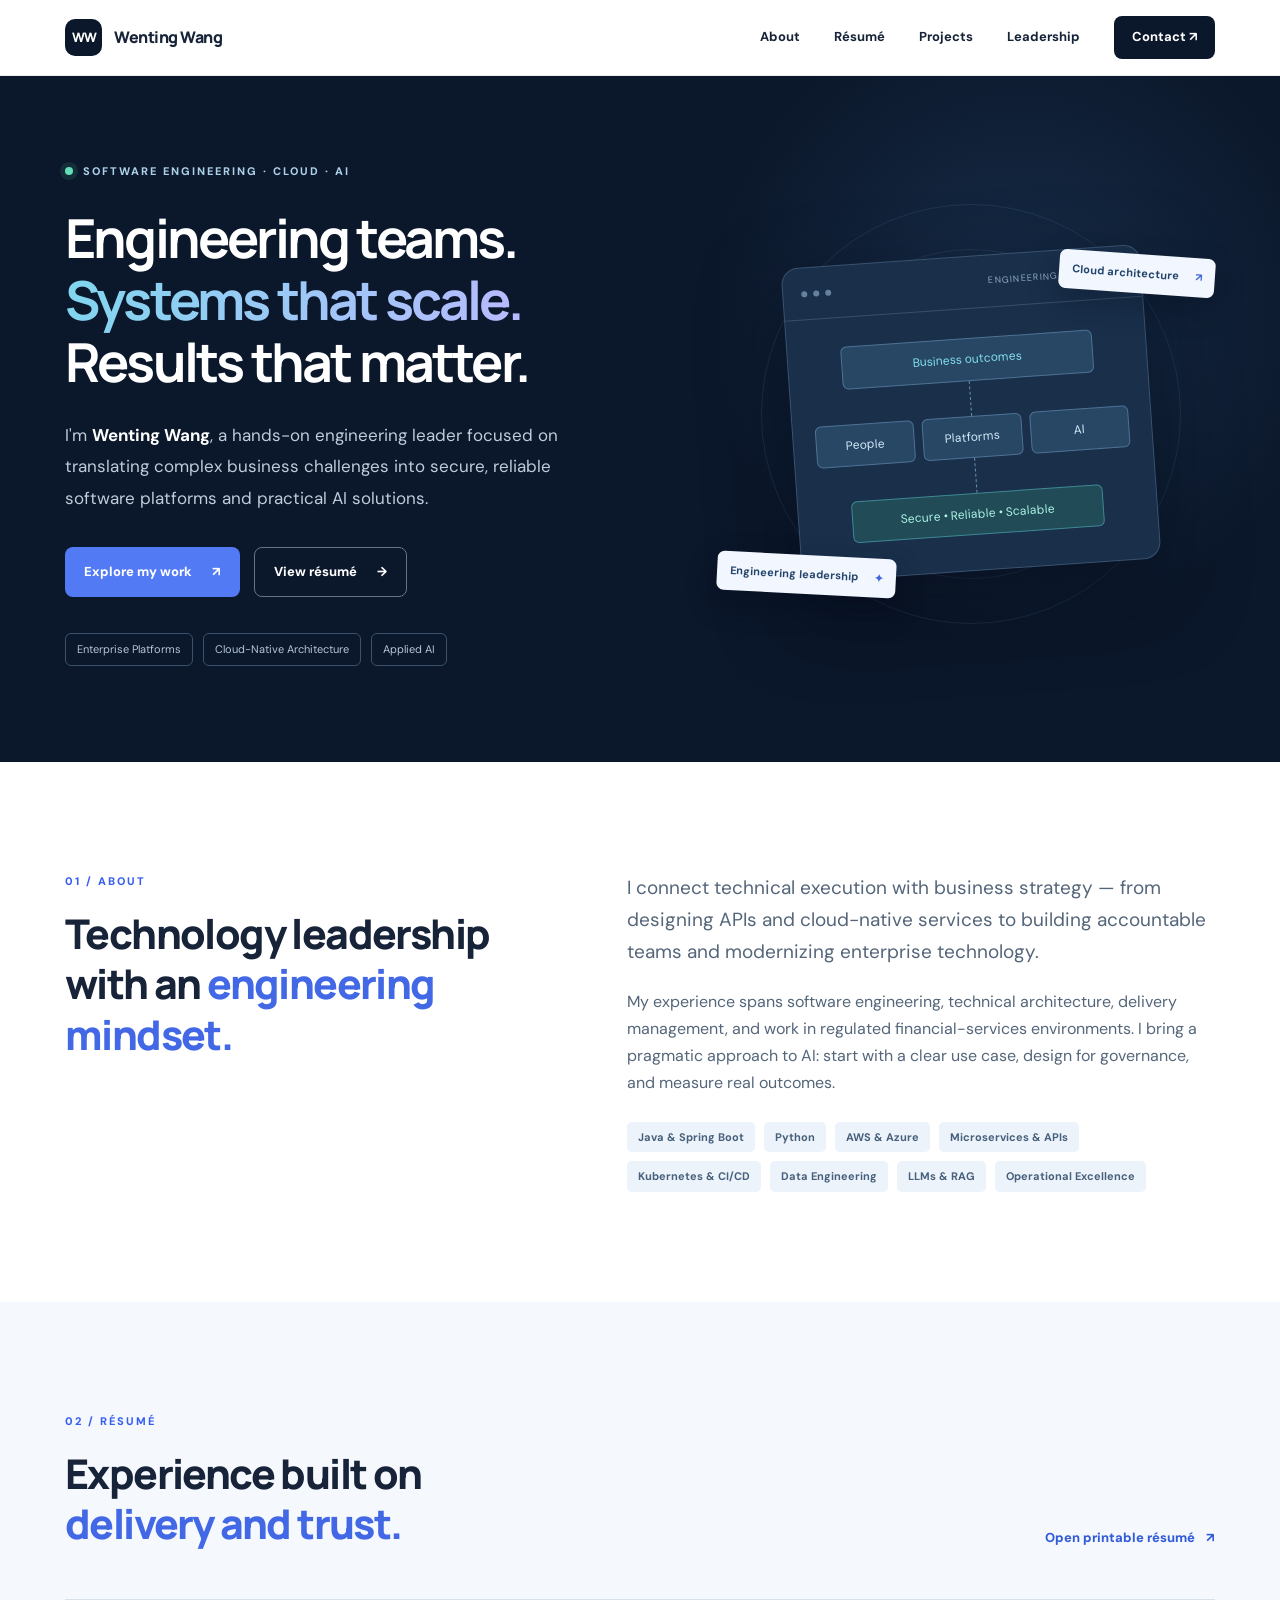
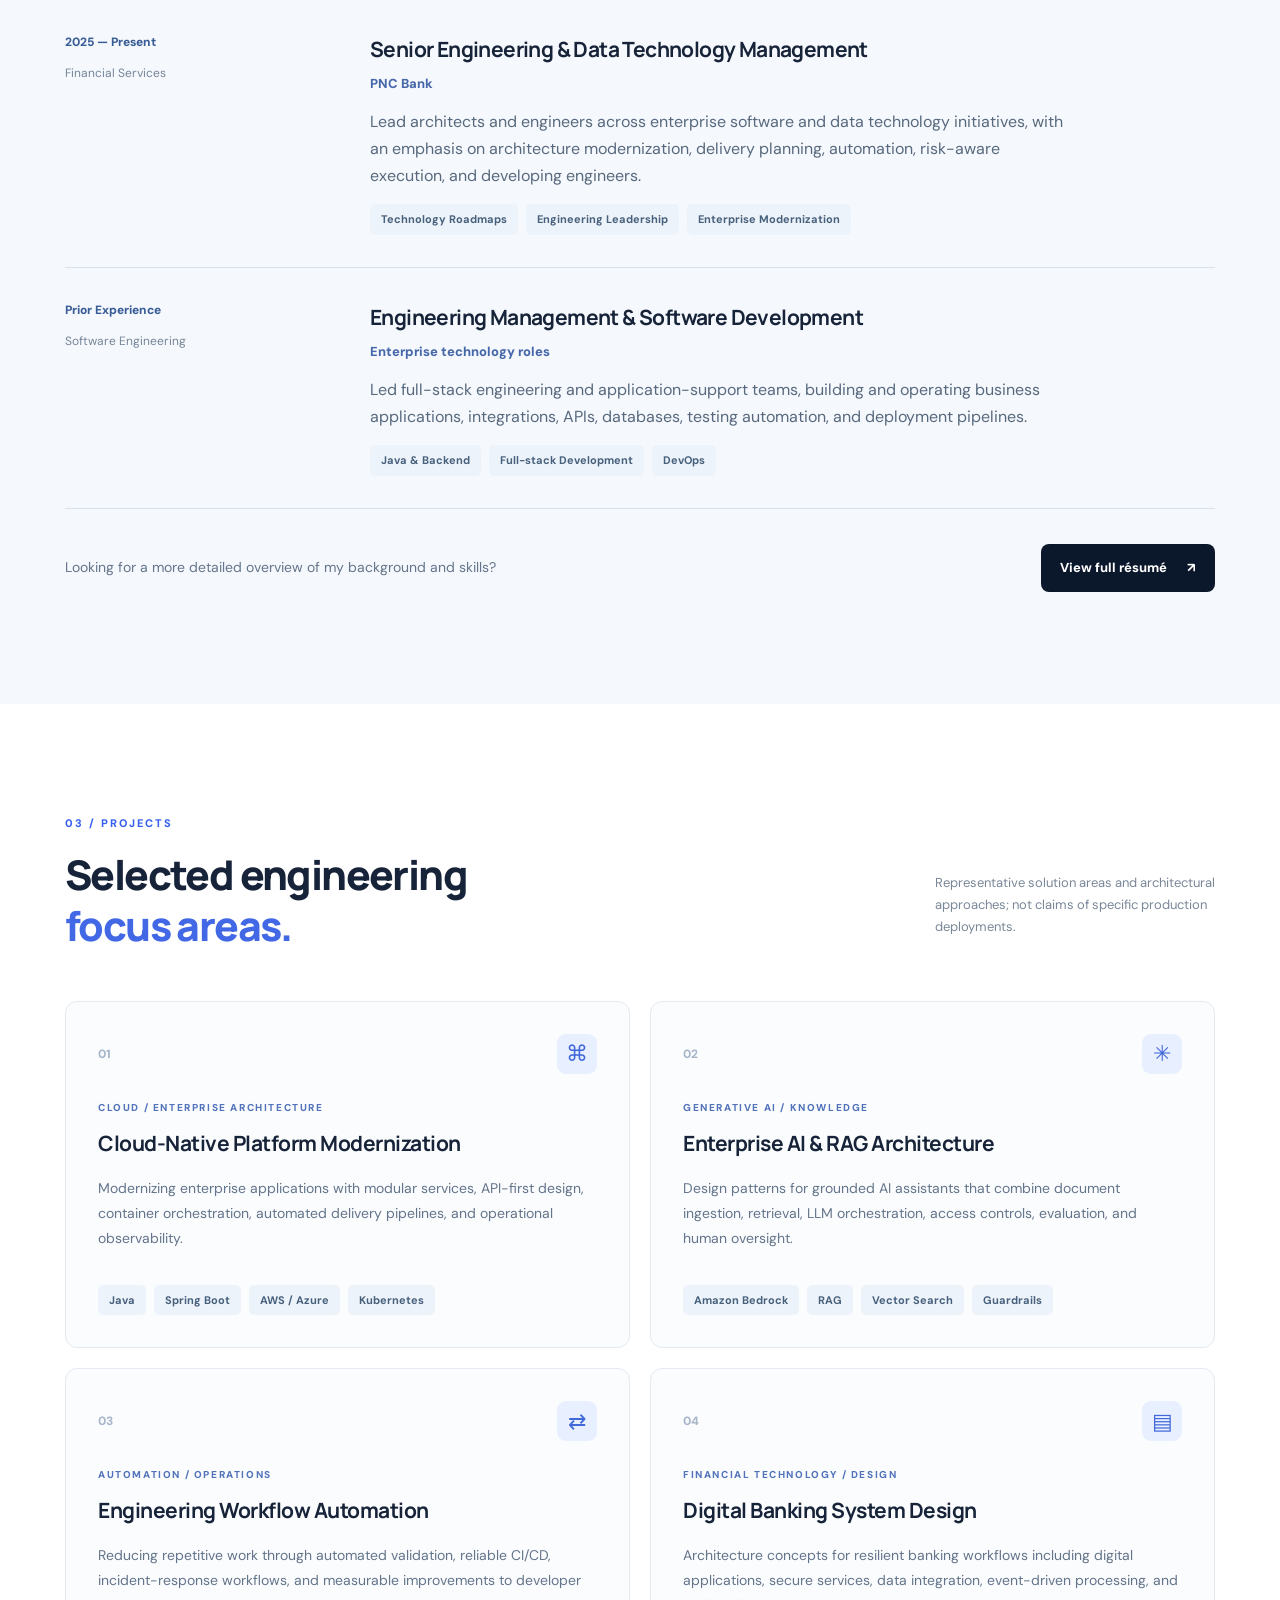
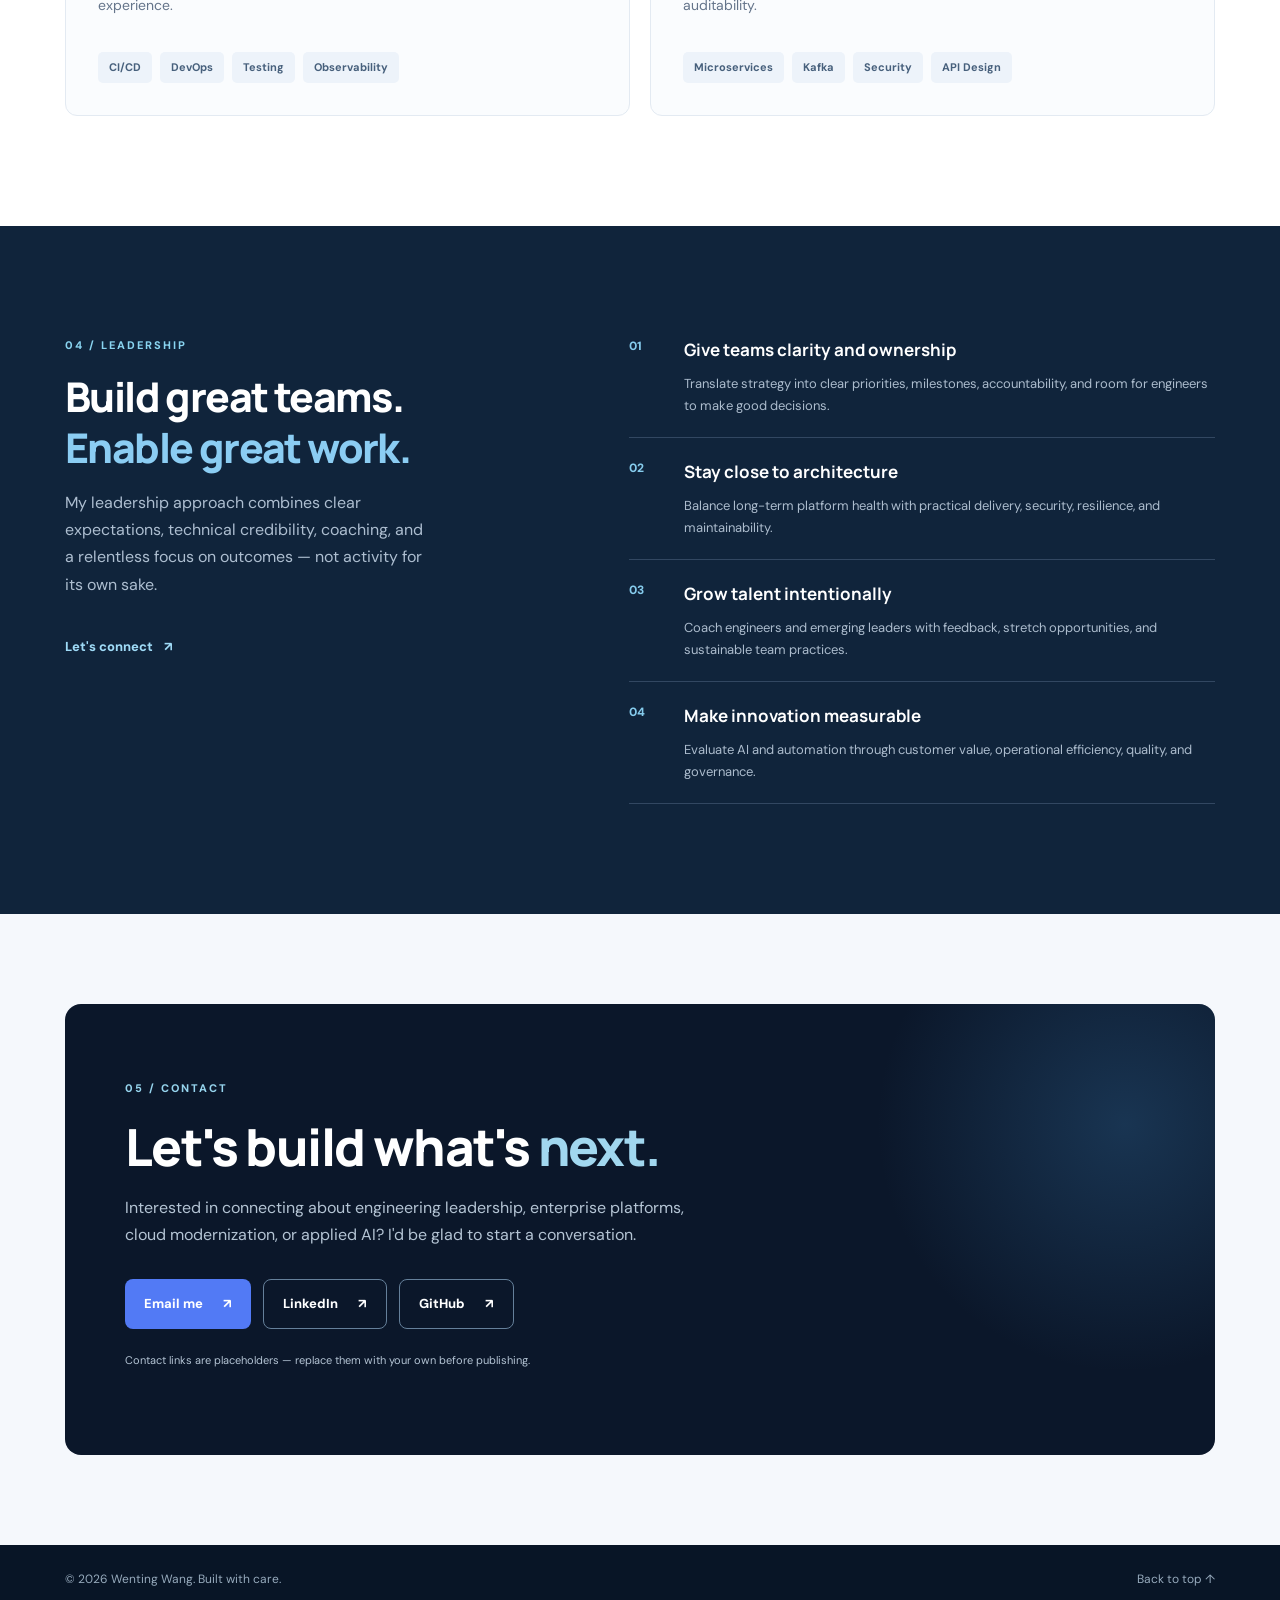
<file: index.html>
<!doctype html>
<html lang="en">
<head>
  <meta charset="utf-8">
  <meta name="viewport" content="width=device-width, initial-scale=1">
  <meta name="theme-color" content="#0b172a">
  <meta name="description" content="Wenting Wang — engineering leader building reliable enterprise platforms, cloud-native systems, and practical AI solutions.">
  <meta property="og:title" content="Wenting Wang | Engineering Leader">
  <meta property="og:description" content="Software engineering leadership, enterprise modernization, cloud architecture, and AI delivery.">
  <meta property="og:type" content="website">
  <title>Wenting Wang | Engineering Leader</title>
  <link rel="icon" type="image/svg+xml" href="assets/favicon.svg">
  <link rel="stylesheet" href="assets/styles.css">
  <script src="assets/main.js" defer></script>
</head>
<body>
  <a class="skip-link" href="#main">Skip to content</a>
  <header class="site-header">
    <div class="container nav-wrap">
      <a class="brand" href="#home" aria-label="Wenting Wang — Home"><span class="brand-mark">WW</span><span>Wenting Wang</span></a>
      <button class="menu-toggle" type="button" aria-expanded="false" aria-controls="site-nav" aria-label="Open navigation"><span></span><span></span><span></span></button>
      <nav id="site-nav" class="site-nav" aria-label="Main navigation">
        <a href="#about">About</a><a href="#resume">Résumé</a><a href="#projects">Projects</a><a href="#leadership">Leadership</a><a href="#contact" class="nav-contact">Contact <span aria-hidden="true">↗</span></a>
      </nav>
    </div>
  </header>
  <main id="main">
    <section class="hero" id="home" aria-labelledby="hero-title">
      <div class="hero-glow" aria-hidden="true"></div>
      <div class="container hero-grid">
        <div class="hero-copy">
          <div class="eyebrow"><span class="status-dot"></span> SOFTWARE ENGINEERING · CLOUD · AI</div>
          <h1 id="hero-title">Engineering teams.<br><span class="gradient-text">Systems that scale.</span><br>Results that matter.</h1>
          <p class="hero-intro">I'm <strong>Wenting Wang</strong>, a hands-on engineering leader focused on translating complex business challenges into secure, reliable software platforms and practical AI solutions.</p>
          <div class="hero-actions"><a class="button button-primary" href="#projects">Explore my work <span aria-hidden="true">↗</span></a><a class="button button-secondary" href="resume.html">View résumé <span aria-hidden="true">→</span></a></div>
          <div class="hero-tags" aria-label="Areas of expertise"><span>Enterprise Platforms</span><span>Cloud-Native Architecture</span><span>Applied AI</span></div>
        </div>
        <div class="hero-visual" aria-hidden="true">
          <div class="orbit orbit-one"></div><div class="orbit orbit-two"></div>
          <div class="visual-card card-main"><div class="visual-card-header"><span class="mini-dot"></span><span class="mini-dot"></span><span class="mini-dot"></span><span class="visual-card-label">ENGINEERING / STRATEGY</span></div><div class="diagram-lines"><div class="diagram-node node-top">Business outcomes</div><div class="diagram-connector"></div><div class="diagram-node-row"><div class="diagram-node">People</div><div class="diagram-node">Platforms</div><div class="diagram-node">AI</div></div><div class="diagram-connector"></div><div class="diagram-node node-bottom">Secure • Reliable • Scalable</div></div></div>
          <div class="float-label label-one">Cloud architecture <span>↗</span></div><div class="float-label label-two">Engineering leadership <span>✦</span></div>
        </div>
      </div>
    </section>
    <section id="about" class="section about-section">
      <div class="container section-grid"><div><p class="section-kicker">01 / ABOUT</p><h2>Technology leadership with an <em>engineering mindset.</em></h2></div><div><p class="lead">I connect technical execution with business strategy — from designing APIs and cloud-native services to building accountable teams and modernizing enterprise technology.</p><p>My experience spans software engineering, technical architecture, delivery management, and work in regulated financial-services environments. I bring a pragmatic approach to AI: start with a clear use case, design for governance, and measure real outcomes.</p><div class="expertise"><span>Java & Spring Boot</span><span>Python</span><span>AWS & Azure</span><span>Microservices & APIs</span><span>Kubernetes & CI/CD</span><span>Data Engineering</span><span>LLMs & RAG</span><span>Operational Excellence</span></div></div></div>
    </section>
    <section id="resume" class="section resume-section">
      <div class="container"><div class="section-head"><div><p class="section-kicker">02 / RÉSUMÉ</p><h2>Experience built on<br><em>delivery and trust.</em></h2></div><a class="text-link" href="resume.html">Open printable résumé <span aria-hidden="true">↗</span></a></div>
        <div class="timeline">
          <article class="timeline-item"><div class="timeline-meta"><span class="time-badge">2025 — Present</span><span>Financial Services</span></div><div class="timeline-body"><h3>Senior Engineering & Data Technology Management</h3><p class="organization">PNC Bank</p><p>Lead architects and engineers across enterprise software and data technology initiatives, with an emphasis on architecture modernization, delivery planning, automation, risk-aware execution, and developing engineers.</p><div class="small-tags"><span>Technology Roadmaps</span><span>Engineering Leadership</span><span>Enterprise Modernization</span></div></div></article>
          <article class="timeline-item"><div class="timeline-meta"><span class="time-badge">Prior Experience</span><span>Software Engineering</span></div><div class="timeline-body"><h3>Engineering Management & Software Development</h3><p class="organization">Enterprise technology roles</p><p>Led full-stack engineering and application-support teams, building and operating business applications, integrations, APIs, databases, testing automation, and deployment pipelines.</p><div class="small-tags"><span>Java & Backend</span><span>Full-stack Development</span><span>DevOps</span></div></div></article>
        </div>
        <div class="resume-cta"><p>Looking for a more detailed overview of my background and skills?</p><a class="button button-dark" href="resume.html">View full résumé <span aria-hidden="true">↗</span></a></div>
      </div>
    </section>
    <section id="projects" class="section projects-section">
      <div class="container"><div class="section-head"><div><p class="section-kicker">03 / PROJECTS</p><h2>Selected engineering<br><em>focus areas.</em></h2></div><p class="section-aside">Representative solution areas and architectural approaches; not claims of specific production deployments.</p></div>
        <div class="project-grid">
          <article class="project-card"><div class="project-top"><span class="project-number">01</span><span class="project-icon" aria-hidden="true">⌘</span></div><p class="project-type">CLOUD / ENTERPRISE ARCHITECTURE</p><h3>Cloud-Native Platform Modernization</h3><p>Modernizing enterprise applications with modular services, API-first design, container orchestration, automated delivery pipelines, and operational observability.</p><div class="small-tags"><span>Java</span><span>Spring Boot</span><span>AWS / Azure</span><span>Kubernetes</span></div></article>
          <article class="project-card"><div class="project-top"><span class="project-number">02</span><span class="project-icon" aria-hidden="true">✳</span></div><p class="project-type">GENERATIVE AI / KNOWLEDGE</p><h3>Enterprise AI & RAG Architecture</h3><p>Design patterns for grounded AI assistants that combine document ingestion, retrieval, LLM orchestration, access controls, evaluation, and human oversight.</p><div class="small-tags"><span>Amazon Bedrock</span><span>RAG</span><span>Vector Search</span><span>Guardrails</span></div></article>
          <article class="project-card"><div class="project-top"><span class="project-number">03</span><span class="project-icon" aria-hidden="true">⇄</span></div><p class="project-type">AUTOMATION / OPERATIONS</p><h3>Engineering Workflow Automation</h3><p>Reducing repetitive work through automated validation, reliable CI/CD, incident-response workflows, and measurable improvements to developer experience.</p><div class="small-tags"><span>CI/CD</span><span>DevOps</span><span>Testing</span><span>Observability</span></div></article>
          <article class="project-card"><div class="project-top"><span class="project-number">04</span><span class="project-icon" aria-hidden="true">▤</span></div><p class="project-type">FINANCIAL TECHNOLOGY / DESIGN</p><h3>Digital Banking System Design</h3><p>Architecture concepts for resilient banking workflows including digital applications, secure services, data integration, event-driven processing, and auditability.</p><div class="small-tags"><span>Microservices</span><span>Kafka</span><span>Security</span><span>API Design</span></div></article>
        </div>
      </div>
    </section>
    <section id="leadership" class="section leadership-section"><div class="container leadership-grid"><div><p class="section-kicker">04 / LEADERSHIP</p><h2>Build great teams.<br><em>Enable great work.</em></h2><p>My leadership approach combines clear expectations, technical credibility, coaching, and a relentless focus on outcomes — not activity for its own sake.</p><a class="text-link" href="#contact">Let's connect <span aria-hidden="true">↗</span></a></div><div class="principle-list"><article><span>01</span><div><h3>Give teams clarity and ownership</h3><p>Translate strategy into clear priorities, milestones, accountability, and room for engineers to make good decisions.</p></div></article><article><span>02</span><div><h3>Stay close to architecture</h3><p>Balance long-term platform health with practical delivery, security, resilience, and maintainability.</p></div></article><article><span>03</span><div><h3>Grow talent intentionally</h3><p>Coach engineers and emerging leaders with feedback, stretch opportunities, and sustainable team practices.</p></div></article><article><span>04</span><div><h3>Make innovation measurable</h3><p>Evaluate AI and automation through customer value, operational efficiency, quality, and governance.</p></div></article></div></div></section>
    <section id="contact" class="section contact-section"><div class="container"><div class="contact-panel"><p class="section-kicker">05 / CONTACT</p><h2>Let's build what's <em>next.</em></h2><p>Interested in connecting about engineering leadership, enterprise platforms, cloud modernization, or applied AI? I'd be glad to start a conversation.</p><div class="contact-actions"><a class="button button-primary" href="mailto:elliewang1987@gmail.com?subject=Hello%20Wenting">Email me <span aria-hidden="true">↗</span></a><a class="button button-outline" href="https://www.linkedin.com/in/wangwenting-" target="_blank" rel="noopener noreferrer">LinkedIn <span aria-hidden="true">↗</span></a><a class="button button-outline" href="https://github.com/elliewang" target="_blank" rel="noopener noreferrer">GitHub <span aria-hidden="true">↗</span></a></div><p class="contact-note">Contact links are placeholders — replace them with your own before publishing.</p></div></div></section>
  </main>
  <footer class="site-footer"><div class="container footer-inner"><span>© <span id="year">2026</span> Wenting Wang. Built with care.</span><a href="#home">Back to top ↑</a></div></footer>
</body>
</html>
</file>
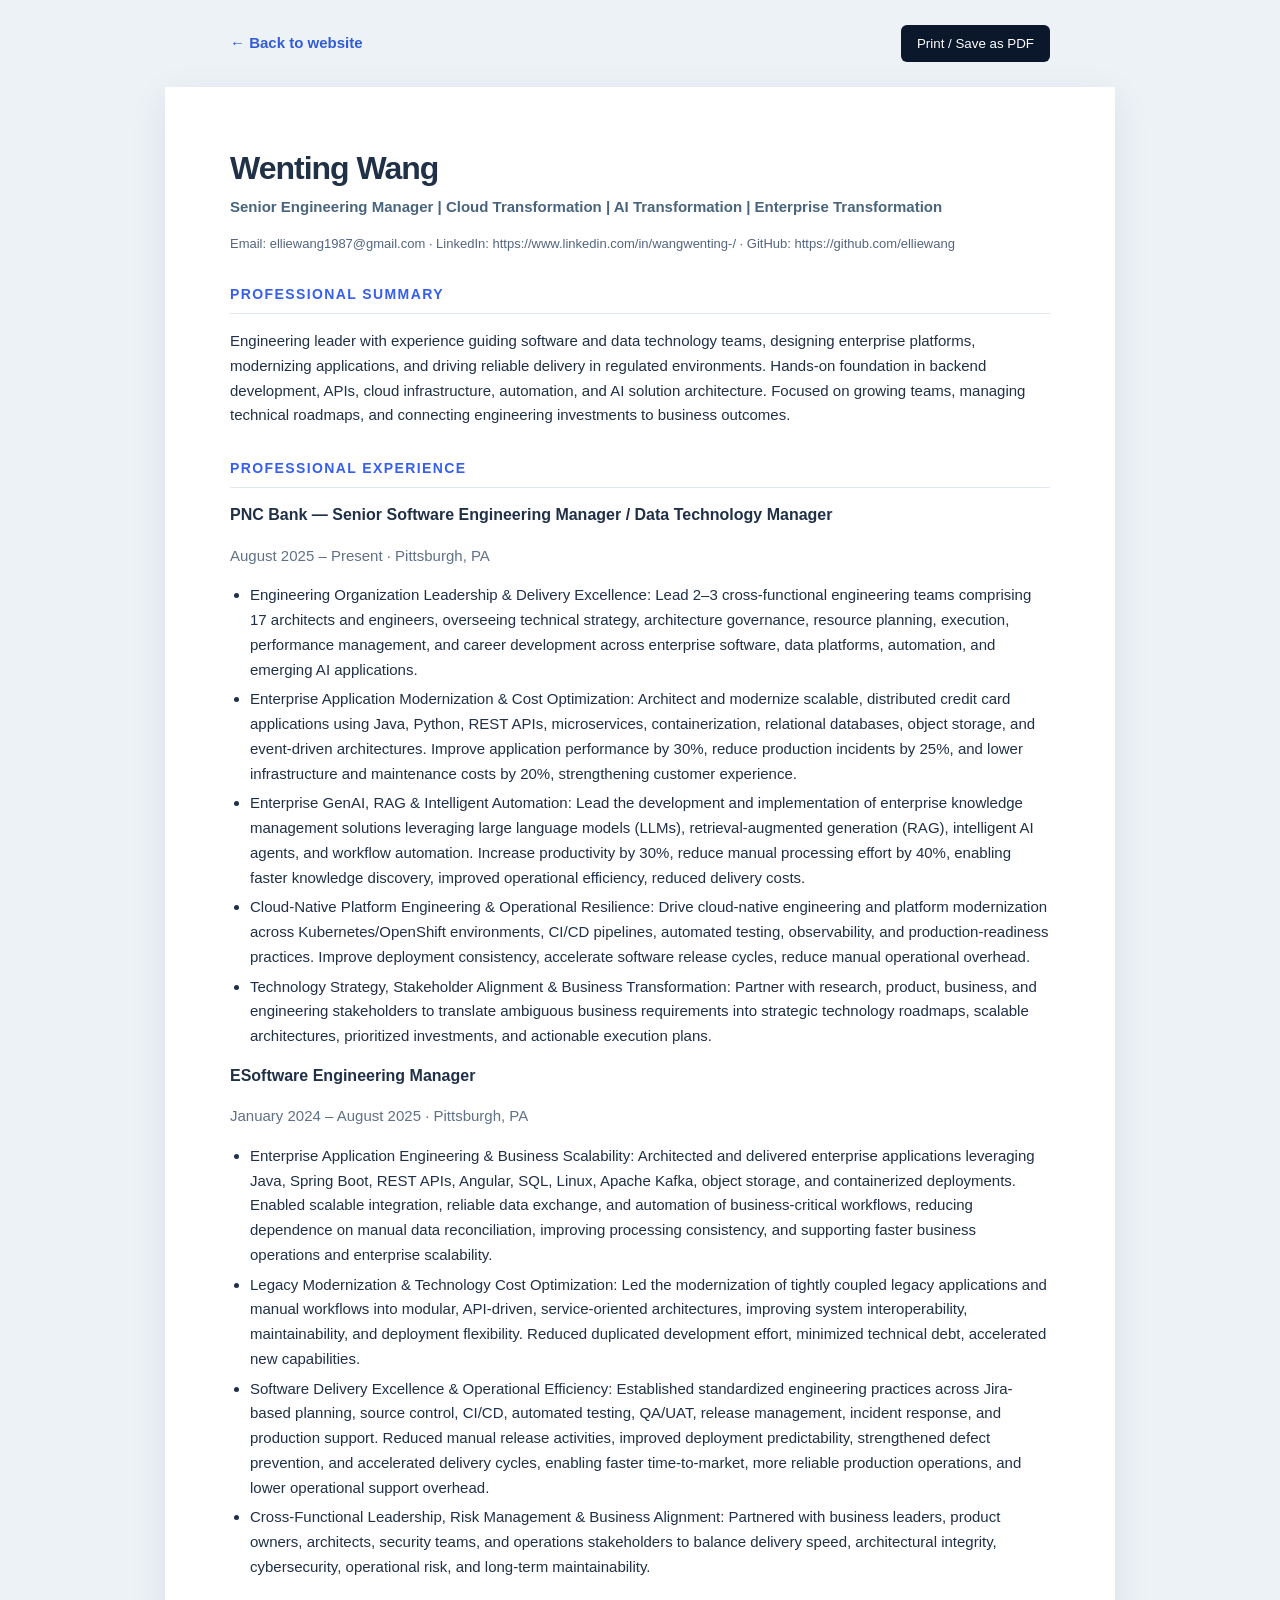
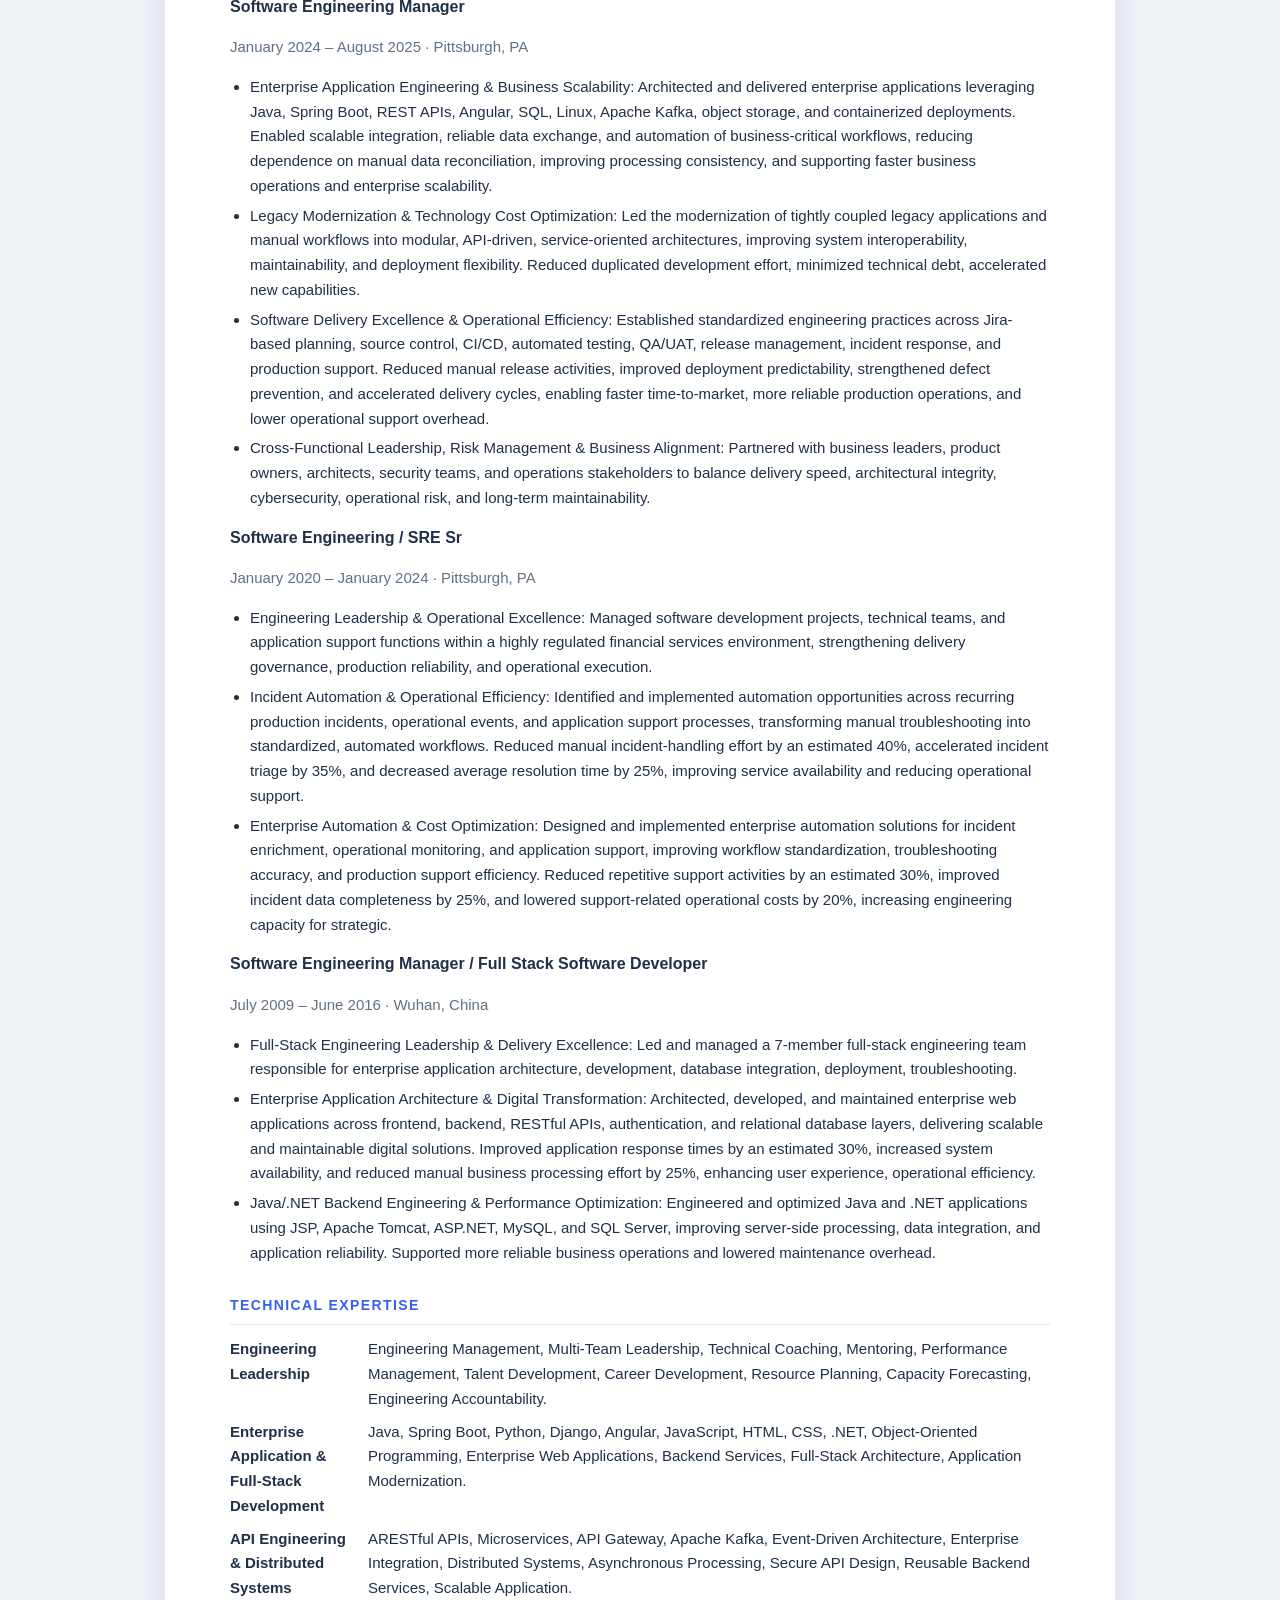
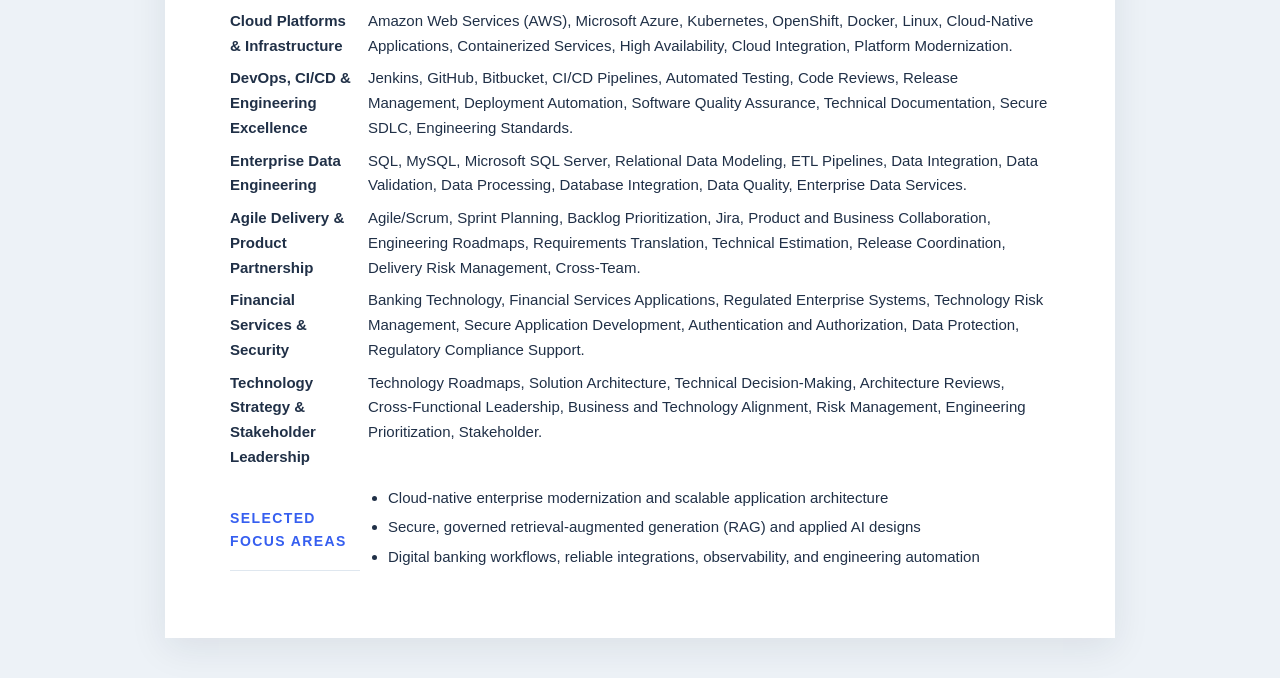
<file: resume.html>
<!doctype html>
<html lang="en">

<head>
    <meta charset="utf-8">
    <meta name="viewport" content="width=device-width,initial-scale=1">
    <meta name="description" content="Wenting Wang — printable professional résumé">
    <title>Wenting Wang | Résumé</title>
    <link rel="icon" href="assets/favicon.svg">
    <style>
        body {
            margin: 0;
            background: #edf2f7;
            color: #203047;
            font: 15px/1.65 Arial, sans-serif
        }

        .toolbar {
            max-width: 820px;
            margin: 25px auto;
            display: flex;
            justify-content: space-between;
            align-items: center;
            gap: 12px
        }

        .toolbar a {
            color: #315bd9;
            text-decoration: none;
            font-weight: bold
        }

        .toolbar button {
            padding: 11px 16px;
            background: #0b172a;
            color: #fff;
            border: 0;
            border-radius: 6px;
            cursor: pointer
        }

        .sheet {
            max-width: 820px;
            margin: 0 auto 40px;
            background: white;
            padding: 55px 65px;
            box-shadow: 0 10px 35px #17233816
        }

        h1 {
            font-size: 32px;
            letter-spacing: -1px;
            margin: 0
        }

        h2 {
            font-size: 14px;
            letter-spacing: 1.4px;
            text-transform: uppercase;
            color: #365ff0;
            border-bottom: 1px solid #dfe7ef;
            padding-bottom: 7px;
            margin: 29px 0 12px
        }

        h3 {
            font-size: 16px;
            margin: 14px 0 3px
        }

        .subtitle {
            font-weight: bold;
            color: #49647d;
            margin: 0 0 8px
        }

        .muted {
            color: #607186
        }

        .skills {
            display: grid;
            grid-template-columns: 130px 1fr;
            gap: 8px
        }

        ul {
            padding-left: 20px;
            margin: 8px 0
        }

        li {
            margin-bottom: 5px
        }

        .note {
            font-size: 12px;
            color: #7f8ca0
        }

        .contact {
            font-size: 13px;
            color: #53657d
        }

        @media(max-width:670px) {
            .sheet {
                padding: 28px 23px
            }

            .toolbar {
                margin: 15px 20px
            }

            .skills {
                grid-template-columns: 1fr;
                gap: 0
            }
        }

        @media print {
            @page {
                size: letter;
                margin: .6in
            }

            body {
                background: #fff;
                font-size: 11pt
            }

            .toolbar,
            .note {
                display: none
            }

            .sheet {
                box-shadow: none;
                padding: 0;
                margin: 0;
                max-width: none
            }

            h2 {
                break-after: avoid
            }

            h3 {
                break-after: avoid
            }

            li {
                break-inside: avoid
            }
        }
    </style>
</head>

<body>
    <div class="toolbar"><a href="index.html">← Back to website</a><button onclick="window.print()">Print / Save as
            PDF</button></div>
    <main class="sheet">
        <h1>Wenting Wang</h1>
        <p class="subtitle">Senior Engineering Manager | Cloud Transformation | AI Transformation | Enterprise Transformation</p>
        <p class="contact">Email: elliewang1987@gmail.com · LinkedIn: https://www.linkedin.com/in/wangwenting-/ · GitHub:
            https://github.com/elliewang</p>
        <h2>Professional Summary</h2>
        <p>Engineering leader with experience guiding software and data technology teams, designing enterprise
            platforms, modernizing applications, and driving reliable delivery in regulated environments. Hands-on
            foundation in backend development, APIs, cloud infrastructure, automation, and AI solution architecture.
            Focused on growing teams, managing technical roadmaps, and connecting engineering investments to business
            outcomes.</p>
        <h2>Professional Experience</h2>
        <h3>PNC Bank — Senior Software Engineering Manager / Data Technology Manager</h3>
        <p class="muted">August 2025 – Present · Pittsburgh, PA</p>
        <ul>
            <li>Engineering Organization Leadership & Delivery Excellence: Lead 2–3 cross-functional engineering teams comprising 17 architects and engineers, overseeing technical strategy, architecture governance, resource planning, execution, performance management, and career development across enterprise software, data platforms, automation, and emerging AI applications.</li>
            <li>Enterprise Application Modernization & Cost Optimization: Architect and modernize scalable, distributed credit card applications using Java, Python, REST APIs, microservices, containerization, relational databases, object storage, and event-driven architectures. Improve application performance by 30%, reduce production incidents by 25%, and lower infrastructure and maintenance costs by 20%, strengthening customer experience.</li>
            <li>Enterprise GenAI, RAG & Intelligent Automation: Lead the development and implementation of enterprise knowledge management solutions leveraging large language models (LLMs), retrieval-augmented generation (RAG), intelligent AI agents, and workflow automation. Increase productivity by 30%, reduce manual processing effort by 40%, enabling faster knowledge discovery, improved operational efficiency, reduced delivery costs.</li>
            <li>Cloud-Native Platform Engineering & Operational Resilience: Drive cloud-native engineering and platform modernization across Kubernetes/OpenShift environments, CI/CD pipelines, automated testing, observability, and production-readiness practices. Improve deployment consistency, accelerate software release cycles, reduce manual operational overhead.</li>
            <li>Technology Strategy, Stakeholder Alignment & Business Transformation: Partner with research, product, business, and engineering stakeholders to translate ambiguous business requirements into strategic technology roadmaps, scalable architectures, prioritized investments, and actionable execution plans. </li>
        </ul>
        <h3>ESoftware Engineering Manager</h3>
        <p class="muted">January 2024 – August 2025 · Pittsburgh, PA</p>
        <ul>
            <li>Enterprise Application Engineering & Business Scalability: Architected and delivered enterprise applications leveraging Java, Spring Boot, REST APIs, Angular, SQL, Linux, Apache Kafka, object storage, and containerized deployments. Enabled scalable integration, reliable data exchange, and automation of business-critical workflows, reducing dependence on manual data reconciliation, improving processing consistency, and supporting faster business operations and enterprise scalability.</li>
            <li>Legacy Modernization & Technology Cost Optimization: Led the modernization of tightly coupled legacy applications and manual workflows into modular, API-driven, service-oriented architectures, improving system interoperability, maintainability, and deployment flexibility. Reduced duplicated development effort, minimized technical debt, accelerated new capabilities.</li>
            <li>Software Delivery Excellence & Operational Efficiency: Established standardized engineering practices across Jira-based planning, source control, CI/CD, automated testing, QA/UAT, release management, incident response, and production support. Reduced manual release activities, improved deployment predictability, strengthened defect prevention, and accelerated delivery cycles, enabling faster time-to-market, more reliable production operations, and lower operational support overhead.</li>
            <li>Cross-Functional Leadership, Risk Management & Business Alignment: Partnered with business leaders, product owners, architects, security teams, and operations stakeholders to balance delivery speed, architectural integrity, cybersecurity, operational risk, and long-term maintainability.</li>
        </ul>
        <h3>Software Engineering Manager</h3>
        <p class="muted">January 2024 – August 2025 · Pittsburgh, PA</p>
        <ul>
            <li>Enterprise Application Engineering & Business Scalability: Architected and delivered enterprise applications leveraging Java, Spring Boot, REST APIs, Angular, SQL, Linux, Apache Kafka, object storage, and containerized deployments. Enabled scalable integration, reliable data exchange, and automation of business-critical workflows, reducing dependence on manual data reconciliation, improving processing consistency, and supporting faster business operations and enterprise scalability.</li>
            <li>Legacy Modernization & Technology Cost Optimization: Led the modernization of tightly coupled legacy applications and manual workflows into modular, API-driven, service-oriented architectures, improving system interoperability, maintainability, and deployment flexibility. Reduced duplicated development effort, minimized technical debt, accelerated new capabilities.</li>
            <li>Software Delivery Excellence & Operational Efficiency: Established standardized engineering practices across Jira-based planning, source control, CI/CD, automated testing, QA/UAT, release management, incident response, and production support. Reduced manual release activities, improved deployment predictability, strengthened defect prevention, and accelerated delivery cycles, enabling faster time-to-market, more reliable production operations, and lower operational support overhead.</li>
            <li>Cross-Functional Leadership, Risk Management & Business Alignment: Partnered with business leaders, product owners, architects, security teams, and operations stakeholders to balance delivery speed, architectural integrity, cybersecurity, operational risk, and long-term maintainability.</li>
        </ul>
        <h3>Software Engineering / SRE Sr</h3>
        <p class="muted">January 2020 – January 2024 · Pittsburgh, PA</p>
        <ul>
            <li>Engineering Leadership & Operational Excellence: Managed software development projects, technical teams, and application support functions within a highly regulated financial services environment, strengthening delivery governance, production reliability, and operational execution.</li>
            <li>Incident Automation & Operational Efficiency: Identified and implemented automation opportunities across recurring production incidents, operational events, and application support processes, transforming manual troubleshooting into standardized, automated workflows. Reduced manual incident-handling effort by an estimated 40%, accelerated incident triage by 35%, and decreased average resolution time by 25%, improving service availability and reducing operational support.</li>
            <li>Enterprise Automation & Cost Optimization: Designed and implemented enterprise automation solutions for incident enrichment, operational monitoring, and application support, improving workflow standardization, troubleshooting accuracy, and production support efficiency. Reduced repetitive support activities by an estimated 30%, improved incident data completeness by 25%, and lowered support-related operational costs by 20%, increasing engineering capacity for strategic.</li>
        </ul>
        <h3>Software Engineering Manager / Full Stack Software Developer </h3>
        <p class="muted">July 2009 – June 2016 · Wuhan, China</p>
        <ul>
            <li>Full-Stack Engineering Leadership & Delivery Excellence: Led and managed a 7-member full-stack engineering team responsible for enterprise application architecture, development, database integration, deployment, troubleshooting. </li>
            <li>Enterprise Application Architecture & Digital Transformation: Architected, developed, and maintained enterprise web applications across frontend, backend, RESTful APIs, authentication, and relational database layers, delivering scalable and maintainable digital solutions. Improved application response times by an estimated 30%, increased system availability, and reduced manual business processing effort by 25%, enhancing user experience, operational efficiency.</li>
            <li>Java/.NET Backend Engineering & Performance Optimization: Engineered and optimized Java and .NET applications using JSP, Apache Tomcat, ASP.NET, MySQL, and SQL Server, improving server-side processing, data integration, and application reliability. Supported more reliable business operations and lowered maintenance overhead.</li>
        </ul>
        <h2>Technical Expertise</h2>
        <div class="skills">
            <strong>Engineering Leadership</strong>
            <span>Engineering Management, Multi-Team Leadership, Technical Coaching, Mentoring, Performance Management, Talent Development, Career Development, Resource Planning, Capacity Forecasting, Engineering Accountability.</span>
            <strong>Enterprise Application & Full-Stack Development</strong>
            <span>Java, Spring Boot, Python, Django, Angular, JavaScript, HTML, CSS, .NET, Object-Oriented Programming, Enterprise Web Applications, Backend Services, Full-Stack Architecture, Application Modernization.</span>
            <strong>API Engineering & Distributed Systems</strong>
            <span>ARESTful APIs, Microservices, API Gateway, Apache Kafka, Event-Driven Architecture, Enterprise Integration, Distributed Systems, Asynchronous Processing, Secure API Design, Reusable Backend Services, Scalable Application.</span>
            <strong>Cloud Platforms & Infrastructure</strong>
            <span>Amazon Web Services (AWS), Microsoft Azure, Kubernetes, OpenShift, Docker, Linux, Cloud-Native Applications, Containerized Services, High Availability, Cloud Integration, Platform Modernization.</span>
            <strong>DevOps, CI/CD & Engineering Excellence</strong>
            <span>Jenkins, GitHub, Bitbucket, CI/CD Pipelines, Automated Testing, Code Reviews, Release Management, Deployment Automation, Software Quality Assurance, Technical Documentation, Secure SDLC, Engineering Standards.</span>
            <strong>Enterprise Data Engineering</strong>
            <span>SQL, MySQL, Microsoft SQL Server, Relational Data Modeling, ETL Pipelines, Data Integration, Data Validation, Data Processing, Database Integration, Data Quality, Enterprise Data Services.</span>
            <strong>Agile Delivery & Product Partnership</strong>
            <span>Agile/Scrum, Sprint Planning, Backlog Prioritization, Jira, Product and Business Collaboration, Engineering Roadmaps, Requirements Translation, Technical Estimation, Release Coordination, Delivery Risk Management, Cross-Team.</span>
            <strong>Financial Services & Security</strong>
            <span>Banking Technology, Financial Services Applications, Regulated Enterprise Systems, Technology Risk Management, Secure Application Development, Authentication and Authorization, Data Protection, Regulatory Compliance Support.</span>
            <strong>Technology Strategy & Stakeholder Leadership</strong>
            <span>Technology Roadmaps, Solution Architecture, Technical Decision-Making, Architecture Reviews, Cross-Functional Leadership, Business and Technology Alignment, Risk Management, Engineering Prioritization, Stakeholder.</span>
        <h2>Selected Focus Areas</h2>
        <ul>
            <li>Cloud-native enterprise modernization and scalable application architecture</li>
            <li>Secure, governed retrieval-augmented generation (RAG) and applied AI designs</li>
            <li>Digital banking workflows, reliable integrations, observability, and engineering automation</li>
        </ul>
    </main>
</body>

</html>
</file>
<file: assets/styles.css>
@import url('https://fonts.googleapis.com/css2?family=DM+Sans:wght@400;500;600;700&family=Manrope:wght@400;500;600;700;800&display=swap');
:root{--navy:#0b172a;--navy2:#12243d;--blue:#365ff0;--cyan:#76d5e7;--ink:#172338;--muted:#617084;--line:#e0e7ef;--off:#f5f8fc;--white:#fff;--max:1150px}*{box-sizing:border-box}html{scroll-behavior:smooth;scroll-padding-top:85px}body{margin:0;background:var(--white);color:var(--ink);font-family:'DM Sans',Arial,sans-serif;line-height:1.7}a{color:inherit;text-decoration:none}button{font:inherit}a:focus-visible,button:focus-visible{outline:3px solid #83d9ee;outline-offset:4px}.container{width:min(var(--max),calc(100% - 48px));margin:auto}.skip-link{position:absolute;top:-80px;left:15px;background:white;padding:8px;z-index:99}.skip-link:focus{top:10px}.site-header{position:sticky;top:0;z-index:50;background:rgba(255,255,255,.96);backdrop-filter:blur(18px);border-bottom:1px solid #e9edf2}.nav-wrap{min-height:75px;display:flex;align-items:center;justify-content:space-between;gap:20px}.brand{display:flex;align-items:center;gap:12px;font-family:Manrope,sans-serif;font-weight:800;font-size:16px;letter-spacing:-.5px}.brand-mark{display:inline-grid;place-items:center;width:37px;height:37px;border-radius:10px;background:var(--navy);color:#fff;font-size:13px;letter-spacing:-1px}.site-nav{display:flex;align-items:center;gap:34px;font-size:13px;font-weight:700}.site-nav>a:hover,.text-link:hover{color:var(--blue)}.site-nav .nav-contact{background:var(--navy);color:white;padding:10px 18px;border-radius:8px}.site-nav .nav-contact:hover{background:var(--blue);color:white}.menu-toggle{display:none;border:0;background:transparent;padding:10px;cursor:pointer}.menu-toggle span{display:block;background:var(--ink);height:2px;width:24px;margin:5px 0}.hero{position:relative;overflow:hidden;background:var(--navy);color:white}.hero-glow{position:absolute;width:680px;height:680px;background:radial-gradient(circle,#24456b77,transparent 67%);right:-80px;top:-100px;pointer-events:none}.hero-grid{display:grid;grid-template-columns:1.12fr .88fr;align-items:center;min-height:660px;gap:40px;padding-top:86px;padding-bottom:96px;position:relative}.eyebrow,.section-kicker{font-size:11px;font-weight:800;letter-spacing:2px;text-transform:uppercase}.eyebrow{display:flex;align-items:center;gap:10px;color:#add0e9}.status-dot{background:#62deb8;border-radius:50%;height:8px;width:8px;box-shadow:0 0 0 5px #62deb81c}.hero h1,h2,h3{font-family:Manrope,Arial,sans-serif}.hero h1{font-size:clamp(37px,4.2vw,61px);letter-spacing:-2.8px;line-height:1.16;margin:26px 0}.gradient-text{background:linear-gradient(105deg,#80d6ee,#b8baff);-webkit-background-clip:text;background-clip:text;color:transparent}.hero-intro{font-size:17px;max-width:560px;color:#bfccdc;line-height:1.85}.hero-intro strong{color:white}.hero-actions{display:flex;flex-wrap:wrap;gap:14px;margin-top:33px}.button{display:inline-flex;gap:20px;align-items:center;justify-content:center;padding:13px 19px;border-radius:8px;font-weight:800;font-size:13px;transition:transform .2s,background .2s}.button:hover{transform:translateY(-2px)}.button-primary{background:#527af5;color:white}.button-primary:hover{background:#365de1}.button-secondary{border:1px solid #64738a;color:white}.button-secondary:hover{background:#ffffff12}.hero-tags{display:flex;flex-wrap:wrap;gap:10px;margin-top:36px}.hero-tags span{border:1px solid #3c516a;color:#b5c6d9;padding:6px 11px;border-radius:6px;font-size:11px}.hero-visual{height:410px;display:grid;place-items:center;position:relative}.orbit{position:absolute;border:1px solid #49648242;border-radius:50%}.orbit-one{width:420px;height:420px}.orbit-two{width:330px;height:330px}.visual-card{width:360px;background:#192f4a;border:1px solid #57739485;border-radius:17px;box-shadow:0 30px 80px #03091580;transform:rotate(-4deg);overflow:hidden}.visual-card-header{display:flex;align-items:center;gap:6px;border-bottom:1px solid #36506c;padding:18px}.mini-dot{width:6px;height:6px;border-radius:50%;background:#66819e}.visual-card-label{font-size:9px;margin-left:auto;color:#91adc4;letter-spacing:1.3px}.diagram-lines{display:flex;align-items:center;flex-direction:column;padding:29px 22px 35px}.diagram-node{background:#284765;border:1px solid #4d7295;border-radius:6px;color:#d2e9f9;font-size:12px;padding:10px 12px;text-align:center}.node-top,.node-bottom{width:80%}.node-top{color:#82dfef}.node-bottom{background:#204b57;border-color:#3e8893;color:#acf4e5}.diagram-connector{height:35px;border-left:1px dashed #6490b4}.diagram-node-row{display:flex;gap:8px;width:100%;justify-content:center}.diagram-node-row .diagram-node{flex:1}.float-label{position:absolute;font-size:11px;font-weight:700;background:#f2f7ff;color:#24456b;padding:10px 13px;border-radius:7px;box-shadow:0 12px 30px #01091944}.float-label span{color:#4267db;margin-left:13px}.label-one{top:45px;right:0;transform:rotate(4deg)}.label-two{bottom:25px;left:-10px;transform:rotate(3deg)}.section{padding:110px 0}.section-kicker{color:var(--blue);margin:0 0 17px}h2{font-weight:800;font-size:clamp(30px,3.2vw,44px);line-height:1.24;letter-spacing:-1.6px;margin:0}h2 em{font-style:normal;color:#4268e5}.section-grid{display:grid;grid-template-columns:.9fr 1.1fr;gap:80px}.about-section .lead{font-size:19px;line-height:1.7;color:#293e57;margin-top:0}.about-section p:not(.section-kicker){color:#55667a}.expertise{display:flex;flex-wrap:wrap;gap:9px;margin-top:25px}.expertise span,.small-tags span{font-size:11px;background:#edf3fa;color:#47607c;padding:6px 11px;border-radius:5px;font-weight:700}.resume-section{background:var(--off)}.section-head{display:flex;align-items:end;justify-content:space-between;gap:30px;margin-bottom:50px}.text-link{font-size:13px;font-weight:800;color:#315bd9;white-space:nowrap}.text-link span{margin-left:8px}.timeline{border-top:1px solid #d7e1eb}.timeline-item{display:grid;grid-template-columns:260px 1fr;gap:45px;border-bottom:1px solid #d7e1eb;padding:32px 0}.timeline-meta{display:flex;flex-direction:column;align-items:flex-start;gap:10px;color:#768598;font-size:12px}.time-badge{font-weight:800;color:#375c96;font-size:12px}.timeline h3{margin:0;font-size:21px;letter-spacing:-.6px}.organization{font-size:13px;color:#4667aa;font-weight:800;margin:5px 0 13px}.timeline-body>p:not(.organization){color:#58697e;max-width:700px;margin:0 0 15px}.small-tags{display:flex;flex-wrap:wrap;gap:8px}.resume-cta{display:flex;justify-content:space-between;align-items:center;gap:20px;padding-top:33px}.resume-cta p{font-size:14px;color:#65758b}.button-dark{background:var(--navy);color:white}.projects-section{background:#fff}.section-aside{max-width:280px;color:#7a8798;font-size:13px;line-height:1.7}.project-grid{display:grid;grid-template-columns:repeat(2,1fr);gap:20px}.project-card{background:#fafcfe;border:1px solid #e3eaf2;border-radius:12px;padding:32px;transition:transform .2s,box-shadow .2s}.project-card:hover{transform:translateY(-4px);box-shadow:0 15px 35px #1e396214}.project-top{display:flex;align-items:center;justify-content:space-between}.project-number{font-size:12px;font-weight:800;color:#a7b5c9}.project-icon{width:40px;height:40px;display:grid;place-items:center;border-radius:9px;background:#e8efff;color:#4168d8;font-size:22px}.project-type{color:#5273bb;font-size:10px;letter-spacing:1.6px;font-weight:800;margin-top:25px}.project-card h3{font-size:21px;letter-spacing:-.5px;margin:10px 0}.project-card>p:not(.project-type){font-size:14px;color:#64748a;line-height:1.8;min-height:95px}.leadership-section{background:#10243b;color:white}.leadership-grid{display:grid;grid-template-columns:.9fr 1.1fr;gap:85px}.leadership-section .section-kicker{color:#89d4f0}.leadership-section h2 em{color:#8bcdf3}.leadership-grid>div>p:not(.section-kicker){color:#adbed0;max-width:360px}.leadership-section .text-link{display:inline-block;margin-top:22px;color:#9fdbf7}.principle-list article{display:grid;grid-template-columns:35px 1fr;gap:20px;border-bottom:1px solid #324761;padding:20px 0}.principle-list article:first-child{padding-top:0}.principle-list article>span{color:#86cced;font-weight:800;font-size:12px}.principle-list h3{font-size:17px;margin:0 0 8px}.principle-list p{color:#acbccd;font-size:13px;margin:0}.contact-section{background:#f5f8fc;padding:90px 0}.contact-panel{background:var(--navy);color:white;padding:75px 60px;border-radius:16px;position:relative;overflow:hidden}.contact-panel:after{content:'';position:absolute;right:-160px;top:-130px;width:500px;height:500px;background:radial-gradient(circle,#3169995c,transparent 70%);pointer-events:none}.contact-panel>*{position:relative;z-index:1}.contact-panel .section-kicker{color:#96d4ed}.contact-panel h2{font-size:clamp(33px,4vw,52px)}.contact-panel h2 em{color:#a1d7ef}.contact-panel>p:not(.section-kicker){max-width:590px;color:#b4c4d4}.contact-actions{display:flex;flex-wrap:wrap;gap:12px;margin-top:30px}.button-outline{border:1px solid #65809a;color:white}.button-outline:hover{background:#ffffff15}.contact-panel .contact-note{font-size:11px;color:#9cadc0;margin-top:22px}.site-footer{background:#081526;color:#96aabc}.footer-inner{display:flex;justify-content:space-between;gap:20px;padding:24px 0;font-size:12px}.footer-inner a:hover{color:white}
@media(max-width:900px){.hero-grid{grid-template-columns:1fr;min-height:unset;padding-top:70px}.hero-visual{height:350px}.section-grid,.leadership-grid{gap:40px}.timeline-item{grid-template-columns:190px 1fr}.site-nav{gap:18px}}
@media(max-width:680px){.container{width:min(var(--max),calc(100% - 36px))}.nav-wrap{min-height:67px}.menu-toggle{display:block}.site-nav{display:none;position:absolute;top:67px;left:0;right:0;background:white;flex-direction:column;align-items:stretch;padding:16px 22px 25px;gap:0;border-bottom:1px solid #e3eaf2;box-shadow:0 15px 25px #0b172a10}.site-nav.open{display:flex}.site-nav a{padding:11px 4px}.site-nav .nav-contact{text-align:center;margin-top:8px}.hero-grid{padding-top:66px;padding-bottom:45px;gap:10px}.hero h1{letter-spacing:-1.7px}.hero-intro{font-size:15px}.hero-visual{height:315px}.visual-card{width:290px}.orbit-one{width:300px;height:300px}.orbit-two{width:245px;height:245px}.float-label{font-size:9px}.label-one{top:0;right:0}.label-two{bottom:0;left:0}.section{padding:70px 0}.section-grid,.leadership-grid,.timeline-item,.project-grid{grid-template-columns:1fr}.section-grid,.leadership-grid{gap:25px}.section-head{display:block;margin-bottom:32px}.section-head .text-link{display:inline-block;margin-top:22px}.section-aside{max-width:none}.timeline-item{gap:12px}.timeline-meta{flex-direction:row}.resume-cta{align-items:flex-start;flex-direction:column}.contact-section{padding:35px 0}.contact-panel{padding:45px 24px}.footer-inner{flex-direction:column;gap:4px}.project-card>p:not(.project-type){min-height:unset}}
@media(prefers-reduced-motion:reduce){html{scroll-behavior:auto}*,*:before,*:after{transition:none!important}}
</file>
